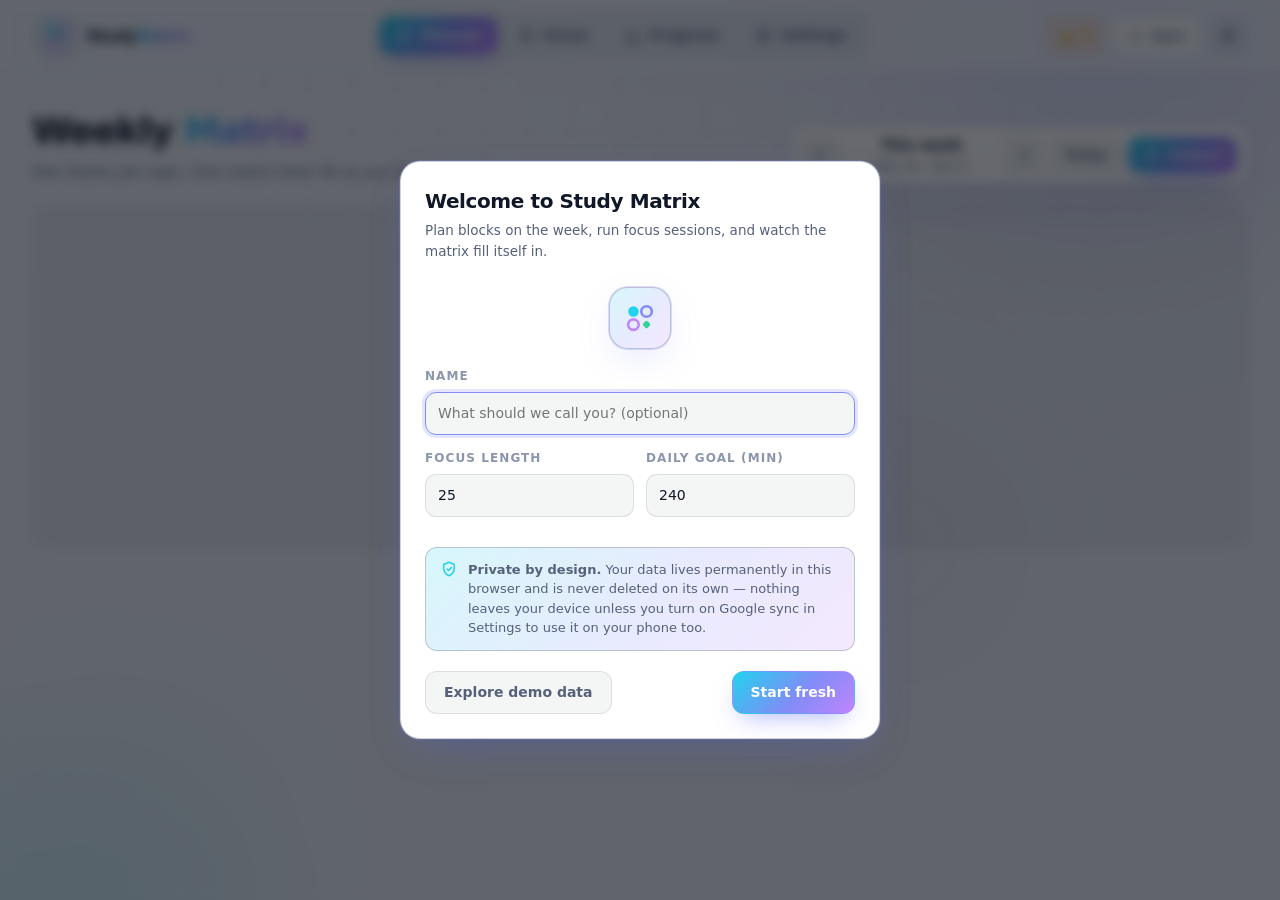
<file: index.html>
<!doctype html>
<html lang="en" data-theme="dark">
<head>
  <meta charset="utf-8">
  <meta name="viewport" content="width=device-width, initial-scale=1">
  <meta name="theme-color" content="#070b14">
  <meta name="color-scheme" content="dark light">
  <title>Study Matrix — Plan · Focus · Achieve</title>
  <link rel="icon" href="data:image/svg+xml,%3Csvg xmlns='http://www.w3.org/2000/svg' viewBox='0 0 32 32'%3E%3Crect width='32' height='32' rx='8' fill='%230b1220'/%3E%3Ccircle cx='11' cy='11' r='4' fill='%2322d3ee'/%3E%3Ccircle cx='21' cy='11' r='4' fill='none' stroke='%23818cf8' stroke-width='2'/%3E%3Ccircle cx='11' cy='21' r='4' fill='none' stroke='%23c084fc' stroke-width='2'/%3E%3Crect x='18.5' y='18.5' width='5' height='5' rx='1.5' fill='%2334d399' transform='rotate(45 21 21)'/%3E%3C/svg%3E">
  <link rel="stylesheet" href="styles.css">
</head>
<body>
  <div class="bg-scene" aria-hidden="true">
    <div class="orb orb-a"></div>
    <div class="orb orb-b"></div>
    <div class="orb orb-c"></div>
    <div class="bg-grid"></div>
  </div>

  <header class="topbar">
    <button class="brand" data-goto="planner" aria-label="Study Matrix home">
      <span class="brand-mark" aria-hidden="true">
        <svg viewBox="0 0 32 32" width="30" height="30">
          <circle cx="11" cy="11" r="4" fill="#22d3ee"/>
          <circle cx="21" cy="11" r="4" fill="none" stroke="#818cf8" stroke-width="2"/>
          <circle cx="11" cy="21" r="4" fill="none" stroke="#c084fc" stroke-width="2"/>
          <rect x="18.6" y="18.6" width="4.8" height="4.8" rx="1.4" fill="#34d399" transform="rotate(45 21 21)"/>
        </svg>
      </span>
      <span class="brand-text">Study<em>Matrix</em></span>
    </button>

    <nav class="mainnav" aria-label="Main">
      <button class="nav-pill is-active" data-goto="planner">
        <svg viewBox="0 0 24 24" class="ic"><path d="M4 5h16M4 12h16M4 19h10" fill="none" stroke="currentColor" stroke-width="2" stroke-linecap="round"/></svg>
        <span>Planner</span>
      </button>
      <button class="nav-pill" data-goto="focus">
        <svg viewBox="0 0 24 24" class="ic"><circle cx="12" cy="13" r="8" fill="none" stroke="currentColor" stroke-width="2"/><path d="M12 9v4l2.5 2.5M9 2h6" fill="none" stroke="currentColor" stroke-width="2" stroke-linecap="round"/></svg>
        <span>Focus</span>
      </button>
      <button class="nav-pill" data-goto="progress">
        <svg viewBox="0 0 24 24" class="ic"><path d="M4 20V10M10 20V4M16 20v-8M22 20H2" fill="none" stroke="currentColor" stroke-width="2" stroke-linecap="round"/></svg>
        <span>Progress</span>
      </button>
      <button class="nav-pill" data-goto="settings">
        <svg viewBox="0 0 24 24" class="ic"><circle cx="12" cy="12" r="3.2" fill="none" stroke="currentColor" stroke-width="2"/><path d="M19 12a7 7 0 0 0-.14-1.4l2-1.55-2-3.46-2.35.95a7 7 0 0 0-2.42-1.4L13.7 2.6h-3.4l-.39 2.54a7 7 0 0 0-2.42 1.4l-2.35-.95-2 3.46 2 1.55A7 7 0 0 0 5 12c0 .48.05.94.14 1.4l-2 1.55 2 3.46 2.35-.95a7 7 0 0 0 2.42 1.4l.39 2.54h3.4l.39-2.54a7 7 0 0 0 2.42-1.4l2.35.95 2-3.46-2-1.55c.09-.46.14-.92.14-1.4Z" fill="none" stroke="currentColor" stroke-width="1.6"/></svg>
        <span>Settings</span>
      </button>
    </nav>

    <div class="top-actions">
      <button class="timer-chip" id="timer-chip" hidden data-goto="focus" aria-label="Timer running — go to Focus">
        <span class="chip-dot" aria-hidden="true"></span>
        <span id="timer-chip-text">25:00</span>
      </button>
      <div class="streak-chip" id="nav-streak" title="Current study streak">
        <svg viewBox="0 0 24 24" class="ic flame" aria-hidden="true"><path d="M12 22c4.4 0 7-2.8 7-6.5 0-2.4-1.2-4.2-2.4-5.7-.5 1-1.1 1.7-2 2.2.3-2.6-.9-6.1-4.1-8 .2 2.3-.6 3.9-1.9 5.4C7.3 10.9 5 13 5 16 5 19.9 7.6 22 12 22Z" fill="currentColor"/><path d="M12 22c-2 0-3.4-1.3-3.4-3.2 0-1.4.8-2.4 1.7-3.3.5.7 1 1.1 1.7 1.4.2-1.4-.3-2.9-1.5-4.1 2.5.6 4.9 2.9 4.9 6 0 1.9-1.4 3.2-3.4 3.2Z" fill="rgba(0,0,0,.28)"/></svg>
        <span id="nav-streak-num">0</span>
      </div>
      <button class="sync-chip" id="sync-chip" aria-label="Sign in to sync your data">
        <svg viewBox="0 0 24 24" class="ic" aria-hidden="true"><path d="M7 18.5h9.8a4 4 0 0 0 .6-7.95A5.5 5.5 0 0 0 6.3 8.9 4.6 4.6 0 0 0 7 18.5Z" fill="none" stroke="currentColor" stroke-width="1.8" stroke-linejoin="round"/></svg>
        <img class="sync-avatar" id="sync-avatar" alt="" hidden>
        <span id="sync-chip-text">Sync</span>
      </button>
      <button class="icon-btn" id="theme-toggle" aria-label="Toggle theme">
        <svg viewBox="0 0 24 24" class="ic ic-moon"><path d="M20.4 14.2A8.5 8.5 0 0 1 9.8 3.6 8.5 8.5 0 1 0 20.4 14.2Z" fill="none" stroke="currentColor" stroke-width="2" stroke-linejoin="round"/></svg>
        <svg viewBox="0 0 24 24" class="ic ic-sun"><circle cx="12" cy="12" r="4.4" fill="none" stroke="currentColor" stroke-width="2"/><path d="M12 2.5v2.4M12 19.1v2.4M2.5 12h2.4M19.1 12h2.4M5 5l1.7 1.7M17.3 17.3 19 19M19 5l-1.7 1.7M6.7 17.3 5 19" stroke="currentColor" stroke-width="2" stroke-linecap="round"/></svg>
      </button>
    </div>
  </header>

  <main id="main">
    <!-- ============ PLANNER ============ -->
    <section class="view is-active" id="view-planner" aria-labelledby="planner-title">
      <div class="view-head">
        <div>
          <h1 class="view-title" id="planner-title">Weekly <span class="grad-text">Matrix</span></h1>
          <p class="view-sub" id="planner-sub">Plan blocks per topic, then watch them fill as you focus.</p>
        </div>
        <div class="week-switch card">
          <button class="icon-btn" id="week-prev" aria-label="Previous week"><svg viewBox="0 0 24 24" class="ic"><path d="M14.5 5.5 8 12l6.5 6.5" fill="none" stroke="currentColor" stroke-width="2.4" stroke-linecap="round" stroke-linejoin="round"/></svg></button>
          <div class="week-label">
            <strong id="week-label">This week</strong>
            <span id="week-range">—</span>
          </div>
          <button class="icon-btn" id="week-next" aria-label="Next week"><svg viewBox="0 0 24 24" class="ic"><path d="M9.5 5.5 16 12l-6.5 6.5" fill="none" stroke="currentColor" stroke-width="2.4" stroke-linecap="round" stroke-linejoin="round"/></svg></button>
          <button class="btn btn-ghost btn-sm" id="week-today">Today</button>
          <button class="btn btn-primary btn-sm" id="add-subject">
            <svg viewBox="0 0 24 24" class="ic"><path d="M12 5v14M5 12h14" fill="none" stroke="currentColor" stroke-width="2.4" stroke-linecap="round"/></svg>
            Subject
          </button>
        </div>
      </div>
      <div id="planner-root"></div>
    </section>

    <!-- ============ FOCUS ============ -->
    <section class="view" id="view-focus" aria-labelledby="focus-title">
      <div class="focus-layout">
        <div class="focus-stage card" id="focus-stage">
          <div class="focus-toprow">
            <h1 class="view-title sr-only" id="focus-title">Focus</h1>
            <div class="phase-pill" id="phase-pill"><span class="phase-dot" aria-hidden="true"></span><span id="phase-label">Focus</span></div>
            <div class="cycle-dots" id="cycle-dots" aria-label="Cycle progress"></div>
          </div>

          <div class="ring-wrap">
            <svg class="ring" viewBox="0 0 320 320" aria-hidden="true">
              <defs>
                <linearGradient id="ringGrad" x1="0%" y1="0%" x2="100%" y2="100%">
                  <stop offset="0%" stop-color="#22d3ee"/>
                  <stop offset="55%" stop-color="#818cf8"/>
                  <stop offset="100%" stop-color="#c084fc"/>
                </linearGradient>
                <linearGradient id="ringGradRest" x1="0%" y1="0%" x2="100%" y2="100%">
                  <stop offset="0%" stop-color="#34d399"/>
                  <stop offset="100%" stop-color="#22d3ee"/>
                </linearGradient>
              </defs>
              <circle class="ring-track" cx="160" cy="160" r="140"/>
              <circle class="ring-value" id="ring-value" cx="160" cy="160" r="140"/>
            </svg>
            <div class="ring-center">
              <div class="ring-time" id="ring-time">25:00</div>
              <div class="ring-status" id="ring-status">Ready when you are</div>
            </div>
          </div>

          <div class="focus-controls">
            <button class="btn btn-ghost" id="btn-reset">
              <svg viewBox="0 0 24 24" class="ic"><path d="M4 10a8 8 0 1 1 1.7 6.2M4 10V4m0 6h6" fill="none" stroke="currentColor" stroke-width="2" stroke-linecap="round" stroke-linejoin="round"/></svg>
              Reset
            </button>
            <button class="btn btn-primary btn-xl" id="btn-main">
              <svg viewBox="0 0 24 24" class="ic ic-play"><path d="M7 4.8v14.4L19 12Z" fill="currentColor"/></svg>
              <svg viewBox="0 0 24 24" class="ic ic-pause"><path d="M7 4h3.6v16H7zM13.4 4H17v16h-3.6z" fill="currentColor"/></svg>
              <span id="btn-main-text">Start</span>
            </button>
            <button class="btn btn-ghost" id="btn-skip-rest" hidden>
              Skip rest
              <svg viewBox="0 0 24 24" class="ic"><path d="M5 5l9 7-9 7V5ZM16 5h3v14h-3z" fill="currentColor"/></svg>
            </button>
          </div>
        </div>

        <aside class="focus-side">
          <div class="card side-card">
            <label class="field-label" for="topic-select">Studying now</label>
            <select id="topic-select" class="select"></select>
            <div class="side-topic-meta" id="topic-meta">Pick a topic to tie this session to it.</div>
          </div>
          <div class="card side-card">
            <div class="side-stats" id="focus-side-stats"></div>
          </div>
          <div class="card side-card hint-card">
            <div class="hint-title">Shortcuts</div>
            <ul class="hints">
              <li><kbd>Space</kbd> start / pause</li>
            </ul>
          </div>
        </aside>
      </div>
    </section>

    <!-- ============ PROGRESS ============ -->
    <section class="view" id="view-progress" aria-labelledby="progress-title">
      <div class="view-head">
        <div>
          <h1 class="view-title" id="progress-title">Your <span class="grad-text">Progress</span></h1>
          <p class="view-sub">An honest record of time spent — no manual entry.</p>
        </div>
      </div>
      <div id="progress-root"></div>
    </section>

    <!-- ============ SETTINGS ============ -->
    <section class="view" id="view-settings" aria-labelledby="settings-title">
      <div class="view-head">
        <div>
          <h1 class="view-title" id="settings-title">Settings</h1>
          <p class="view-sub">Stored in this browser — sign in below to sync with your other devices.</p>
        </div>
      </div>
      <div id="settings-root"></div>
    </section>
  </main>

  <div id="toast-root" aria-live="polite"></div>
  <div id="modal-root"></div>
  <input type="file" id="import-file" accept="application/json,.json" hidden>

  <script type="module" src="js/main.js"></script>
</body>
</html>
</file>
<file: styles.css>
/* ============================================================
   Study Matrix — design system
   Dark glass by default, light theme via [data-theme="light"]
   ============================================================ */

:root {
  --bg: #070b14;
  --bg-soft: #0b1120;
  --panel: linear-gradient(180deg, rgba(255,255,255,.055), rgba(255,255,255,.018));
  --panel-solid: #0e1526;
  --panel-2: rgba(255,255,255,.04);
  --border: rgba(255,255,255,.09);
  --border-strong: rgba(255,255,255,.16);
  --text: #e8eefb;
  --text-dim: #93a0b8;
  --text-faint: #5d6879;
  --accent: #22d3ee;
  --accent-2: #818cf8;
  --accent-3: #c084fc;
  --grad: linear-gradient(135deg, #22d3ee, #818cf8 55%, #c084fc);
  --grad-soft: linear-gradient(135deg, rgba(34,211,238,.18), rgba(129,140,248,.18) 55%, rgba(192,132,252,.18));
  --green: #34d399;
  --amber: #fbbf24;
  --rose: #fb7185;
  --radius: 18px;
  --radius-sm: 12px;
  --shadow: 0 18px 50px -18px rgba(0,0,0,.65);
  --shadow-glow: 0 0 0 1px rgba(129,140,248,.25), 0 14px 44px -12px rgba(129,140,248,.35);
  --font: ui-sans-serif, system-ui, -apple-system, "Segoe UI", Roboto, "Helvetica Neue", Arial, sans-serif;
  --mono: ui-monospace, "SF Mono", "Cascadia Code", Consolas, monospace;
}

[data-theme="light"] {
  --bg: #eef1f8;
  --bg-soft: #e6eaf4;
  --panel: linear-gradient(180deg, rgba(255,255,255,.92), rgba(255,255,255,.78));
  --panel-solid: #ffffff;
  --panel-2: rgba(15,23,42,.045);
  --border: rgba(15,23,42,.1);
  --border-strong: rgba(15,23,42,.2);
  --text: #101828;
  --text-dim: #55617a;
  --text-faint: #8b95ab;
  --shadow: 0 18px 44px -20px rgba(30,41,82,.35);
  --shadow-glow: 0 0 0 1px rgba(129,140,248,.3), 0 14px 40px -14px rgba(129,140,248,.4);
}

* { box-sizing: border-box; }
html { height: 100%; -webkit-tap-highlight-color: transparent; }

[hidden] { display: none !important; }

body {
  margin: 0;
  min-height: 100%;
  font-family: var(--font);
  background: var(--bg);
  color: var(--text);
  line-height: 1.5;
  -webkit-font-smoothing: antialiased;
  overflow-x: hidden;
}

/* Ambient background */
.bg-scene { position: fixed; inset: 0; z-index: -1; overflow: hidden; background:
  radial-gradient(1200px 700px at 85% -10%, rgba(129,140,248,.14), transparent 60%),
  radial-gradient(900px 600px at -10% 110%, rgba(34,211,238,.12), transparent 55%),
  var(--bg);
}
.orb { position: absolute; border-radius: 50%; filter: blur(90px); opacity: .5; animation: drift 26s ease-in-out infinite alternate; }
.orb-a { width: 520px; height: 520px; top: -180px; right: -80px; background: radial-gradient(circle, rgba(129,140,248,.5), transparent 65%); }
.orb-b { width: 460px; height: 460px; bottom: -200px; left: -120px; background: radial-gradient(circle, rgba(34,211,238,.45), transparent 65%); animation-delay: -8s; }
.orb-c { width: 380px; height: 380px; top: 40%; left: 55%; background: radial-gradient(circle, rgba(192,132,252,.32), transparent 65%); animation-delay: -16s; }
[data-theme="light"] .orb { opacity: .35; }
@keyframes drift { from { transform: translate3d(0,0,0) scale(1); } to { transform: translate3d(40px, 30px, 0) scale(1.08); } }

.bg-grid { position: absolute; inset: 0; background-image:
  linear-gradient(rgba(255,255,255,.028) 1px, transparent 1px),
  linear-gradient(90deg, rgba(255,255,255,.028) 1px, transparent 1px);
  background-size: 44px 44px;
  mask-image: radial-gradient(ellipse 90% 70% at 50% 0%, #000 30%, transparent 75%);
}
[data-theme="light"] .bg-grid { background-image:
  linear-gradient(rgba(15,23,42,.05) 1px, transparent 1px),
  linear-gradient(90deg, rgba(15,23,42,.05) 1px, transparent 1px); }

::selection { background: rgba(129,140,248,.4); }

/* Scrollbars */
::-webkit-scrollbar { width: 10px; height: 10px; }
::-webkit-scrollbar-thumb { background: rgba(140,150,180,.28); border-radius: 8px; border: 2px solid transparent; background-clip: content-box; }
::-webkit-scrollbar-track { background: transparent; }

:focus-visible { outline: 2px solid var(--accent-2); outline-offset: 2px; border-radius: 6px; }

.sr-only { position: absolute; width: 1px; height: 1px; margin: -1px; padding: 0; overflow: hidden; clip: rect(0 0 0 0); white-space: nowrap; border: 0; }

/* ============ Top bar ============ */
.topbar {
  position: sticky; top: 0; z-index: 50;
  display: flex; align-items: center; gap: 18px;
  padding: 12px clamp(14px, 3vw, 32px);
  background: color-mix(in srgb, var(--bg) 72%, transparent);
  backdrop-filter: blur(18px) saturate(1.4);
  -webkit-backdrop-filter: blur(18px) saturate(1.4);
  border-bottom: 1px solid var(--border);
}

.brand { display: flex; align-items: center; gap: 10px; background: none; border: 0; cursor: pointer; color: var(--text); padding: 4px 6px; border-radius: 10px; }
.brand-mark { display: grid; place-items: center; width: 38px; height: 38px; border-radius: 12px; background: var(--grad-soft); border: 1px solid var(--border-strong); box-shadow: var(--shadow-glow); }
.brand-text { font-size: 19px; font-weight: 800; letter-spacing: -.02em; }
.brand-text em { font-style: normal; background: var(--grad); -webkit-background-clip: text; background-clip: text; color: transparent; }

.mainnav { display: flex; gap: 4px; margin-inline: auto; background: var(--panel-2); border: 1px solid var(--border); padding: 4px; border-radius: 14px; }
.nav-pill {
  display: flex; align-items: center; gap: 8px;
  padding: 8px 16px; border-radius: 10px; border: 0; cursor: pointer;
  background: transparent; color: var(--text-dim);
  font: inherit; font-size: 14px; font-weight: 600;
  transition: color .18s, background .18s, box-shadow .18s;
}
.nav-pill:hover { color: var(--text); }
.nav-pill.is-active { color: #fff; background: var(--grad); box-shadow: 0 8px 22px -8px rgba(129,140,248,.7); }
[data-theme="light"] .nav-pill.is-active { color: #fff; }
.nav-pill .ic { width: 17px; height: 17px; }

.top-actions { display: flex; align-items: center; gap: 10px; }

.icon-btn {
  display: grid; place-items: center; width: 38px; height: 38px;
  border-radius: 11px; border: 1px solid var(--border);
  background: var(--panel-2); color: var(--text-dim); cursor: pointer;
  transition: color .15s, border-color .15s, transform .15s;
}
.icon-btn:hover { color: var(--text); border-color: var(--border-strong); transform: translateY(-1px); }
.icon-btn .ic { width: 19px; height: 19px; }

#theme-toggle .ic-sun { display: none; }
[data-theme="light"] #theme-toggle .ic-sun { display: block; }
[data-theme="light"] #theme-toggle .ic-moon { display: none; }

.streak-chip {
  display: flex; align-items: center; gap: 6px;
  padding: 7px 12px; border-radius: 11px;
  background: rgba(251,146,60,.12); border: 1px solid rgba(251,146,60,.35);
  color: var(--amber); font-weight: 800; font-size: 14px;
}
.streak-chip .flame { width: 16px; height: 16px; }

.timer-chip {
  display: flex; align-items: center; gap: 8px;
  padding: 7px 13px; border-radius: 11px; cursor: pointer;
  background: var(--grad-soft); border: 1px solid var(--border-strong);
  color: var(--text); font: inherit; font-weight: 700; font-size: 14px; font-variant-numeric: tabular-nums;
}
.timer-chip .chip-dot { width: 8px; height: 8px; border-radius: 50%; background: var(--green); animation: pulse 1.4s ease-in-out infinite; }
@keyframes pulse { 0%,100% { box-shadow: 0 0 0 0 rgba(52,211,153,.6); } 55% { box-shadow: 0 0 0 7px rgba(52,211,153,0); } }

.sync-chip {
  display: flex; align-items: center; gap: 7px;
  padding: 7px 13px; border-radius: 11px; cursor: pointer;
  background: var(--panel); border: 1px solid var(--border);
  color: var(--text-dim); font: inherit; font-weight: 700; font-size: 13px;
  transition: border-color .2s, color .2s;
}
.sync-chip .ic { width: 16px; height: 16px; }
.sync-chip:hover { border-color: var(--border-strong); color: var(--text); }
.sync-chip.is-on { color: var(--text); border-color: var(--border-strong); background: var(--grad-soft); }
.sync-chip .sync-avatar { width: 20px; height: 20px; border-radius: 50%; object-fit: cover; }

.btn-google {
  display: inline-flex; align-items: center; gap: 9px;
  background: #fff; color: #1f2937; border: 1px solid #d1d5db;
  font-weight: 700; font-size: 14px; padding: 9px 16px; border-radius: 11px;
}
.btn-google .ic { width: 18px; height: 18px; }
.btn-google:hover { background: #f8fafc; }

/* ============ Layout ============ */
main { padding: clamp(16px, 3vw, 32px); max-width: 1280px; margin: 0 auto; }

.view { display: none; animation: viewIn .38s cubic-bezier(.2,.8,.25,1); }
.view.is-active { display: block; }
@keyframes viewIn { from { opacity: 0; transform: translateY(14px); } to { opacity: 1; transform: none; } }

.view-head { display: flex; align-items: flex-end; justify-content: space-between; gap: 18px; flex-wrap: wrap; margin-bottom: 22px; }
.view-title { margin: 0; font-size: clamp(26px, 3.4vw, 36px); font-weight: 850; letter-spacing: -.03em; }
.view-sub { margin: 4px 0 0; color: var(--text-dim); font-size: 14.5px; }
.grad-text { background: var(--grad); -webkit-background-clip: text; background-clip: text; color: transparent; }

.card {
  background: var(--panel);
  border: 1px solid var(--border);
  border-radius: var(--radius);
  box-shadow: var(--shadow);
  backdrop-filter: blur(14px);
  -webkit-backdrop-filter: blur(14px);
}

/* ============ Buttons / inputs ============ */
.btn {
  display: inline-flex; align-items: center; justify-content: center; gap: 8px;
  font: inherit; font-weight: 700; font-size: 14px;
  padding: 10px 18px; border-radius: 12px; cursor: pointer;
  border: 1px solid transparent; color: var(--text);
  transition: transform .15s, box-shadow .15s, filter .15s, background .15s;
}
.btn:active { transform: translateY(1px) scale(.99); }
.btn .ic { width: 17px; height: 17px; }

.btn-primary { background: var(--grad); color: #fff; box-shadow: 0 10px 26px -10px rgba(129,140,248,.75); }
.btn-primary:hover { filter: brightness(1.08); box-shadow: 0 14px 32px -10px rgba(129,140,248,.85); transform: translateY(-1px); }
.btn-primary:disabled { filter: grayscale(.6) brightness(.7); cursor: not-allowed; transform: none; box-shadow: none; }

.btn-ghost { background: var(--panel-2); border-color: var(--border); color: var(--text-dim); }
.btn-ghost:hover { color: var(--text); border-color: var(--border-strong); }

.btn-danger { background: rgba(251,113,133,.14); border-color: rgba(251,113,133,.4); color: var(--rose); }
.btn-danger:hover { background: rgba(251,113,133,.24); }

.btn-sm { padding: 7px 13px; font-size: 13px; border-radius: 10px; }
.btn-xl { padding: 16px 34px; font-size: 17px; border-radius: 16px; gap: 10px; }
.btn-xl .ic { width: 20px; height: 20px; }

.btn .ic-pause, .btn.is-running .ic-play { display: none; }
.btn.is-running .ic-pause { display: block; }

.select, .input {
  width: 100%; font: inherit; font-size: 14px; color: var(--text);
  background: var(--panel-2); border: 1px solid var(--border);
  border-radius: 11px; padding: 10px 12px; outline: none;
  transition: border-color .15s, box-shadow .15s;
}
.select:focus, .input:focus { border-color: var(--accent-2); box-shadow: 0 0 0 3px rgba(129,140,248,.22); }
.select option, .select optgroup { background: var(--panel-solid); color: var(--text); }

.field-label { display: block; font-size: 12px; font-weight: 800; letter-spacing: .09em; text-transform: uppercase; color: var(--text-faint); margin-bottom: 7px; }
.field { margin-bottom: 14px; }
.field-row { display: flex; gap: 12px; }
.field-row .field { flex: 1; }

input[type="checkbox"].switch { position: absolute; opacity: 0; pointer-events: none; }
.switch-track { display: inline-flex; align-items: center; gap: 10px; cursor: pointer; user-select: none; }
.switch-track::before { content: ""; width: 42px; height: 24px; border-radius: 999px; background: var(--panel-2); border: 1px solid var(--border-strong); transition: background .18s; flex: none; }
.switch-track::after { content: ""; position: absolute; width: 18px; height: 18px; border-radius: 50%; background: var(--text-dim); transition: transform .18s, background .18s; transform: translateX(3px); }
.switch-track { position: relative; }
.switch:checked + .switch-track::before { background: var(--grad); border-color: transparent; }
.switch:checked + .switch-track::after { transform: translateX(21px); background: #fff; }

.color-dots { display: flex; gap: 9px; flex-wrap: wrap; }
.color-dot-pick { width: 30px; height: 30px; border-radius: 50%; cursor: pointer; border: 2px solid transparent; padding: 0; background: none; position: relative; transition: transform .12s; }
.color-dot-pick::after { content: ""; position: absolute; inset: 3px; border-radius: 50%; background: var(--c); }
.color-dot-pick:hover { transform: scale(1.12); }
.color-dot-pick.is-picked { border-color: var(--text); }

kbd {
  font: 600 11px/1 var(--mono); color: var(--text-dim);
  background: var(--panel-2); border: 1px solid var(--border-strong);
  border-bottom-width: 2px; border-radius: 6px; padding: 3px 6px;
}

/* ============ Planner ============ */
.week-switch { display: flex; align-items: center; gap: 8px; padding: 8px 10px; border-radius: 16px; flex-wrap: wrap; }
.week-label { display: flex; flex-direction: column; align-items: center; min-width: 150px; }
.week-label strong { font-size: 14.5px; }
.week-label span { font-size: 12px; color: var(--text-dim); font-variant-numeric: tabular-nums; }

.matrix-scroll { overflow-x: auto; border-radius: var(--radius); border: 1px solid var(--border); background: var(--panel); box-shadow: var(--shadow); backdrop-filter: blur(14px); }

table.matrix { border-collapse: separate; border-spacing: 0; width: 100%; min-width: 860px; }
.matrix th, .matrix td { padding: 10px 12px; border-bottom: 1px solid var(--border); text-align: left; vertical-align: middle; }
.matrix thead th {
  position: sticky; top: 0; z-index: 3;
  background: color-mix(in srgb, var(--panel-solid) 88%, transparent);
  backdrop-filter: blur(10px);
  font-size: 12px; color: var(--text-dim); text-transform: uppercase; letter-spacing: .07em;
  border-bottom: 1px solid var(--border-strong);
}
.matrix thead th .daynum { display: block; font-size: 19px; font-weight: 850; color: var(--text); letter-spacing: -.02em; margin-top: 2px; }
.matrix thead th.is-today .daynum { color: transparent; background: var(--grad); -webkit-background-clip: text; background-clip: text; }
.matrix thead th.is-today { box-shadow: inset 0 -2px 0 var(--accent-2); }

.matrix .corner-col, .matrix .topic-col { position: sticky; left: 0; z-index: 2; background: var(--panel-solid); min-width: 230px; max-width: 230px; }
.matrix thead .corner-col { z-index: 4; }
.matrix tbody tr:hover .topic-col { background: color-mix(in srgb, var(--panel-solid) 100%, transparent); }

.subject-row td {
  background: color-mix(in srgb, var(--panel-solid) 55%, transparent);
  padding: 9px 12px;
}
.subject-tag { display: inline-flex; align-items: center; gap: 9px; font-weight: 800; font-size: 13.5px; letter-spacing: .01em; }
.subject-tag .swatch { width: 11px; height: 11px; border-radius: 4px; background: var(--c); box-shadow: 0 0 12px var(--c); }
.subject-tools { float: right; display: flex; gap: 4px; }
.tool-btn { display: grid; place-items: center; width: 26px; height: 26px; border-radius: 8px; border: 0; background: transparent; color: var(--text-faint); cursor: pointer; }
.tool-btn:hover { color: var(--text); background: var(--panel-2); }
.tool-btn .ic { width: 15px; height: 15px; }

.subject-hint { display: inline-block; margin-left: 20px; font-size: 12.5px; color: var(--text-faint); font-weight: 500; }
.link-btn { border: 0; background: none; padding: 0; font: inherit; font-size: 12.5px; font-weight: 750; color: var(--accent-2); cursor: pointer; text-decoration: underline; text-underline-offset: 3px; }
.link-btn:hover { color: var(--accent); }

.topic-name { font-weight: 650; font-size: 14.5px; display: flex; align-items: center; gap: 8px; flex-wrap: wrap; }
.topic-name .est { font-size: 11.5px; font-weight: 700; color: var(--text-faint); background: var(--panel-2); border: 1px solid var(--border); padding: 2px 7px; border-radius: 999px; }
.topic-name.is-done { text-decoration: line-through; color: var(--text-faint); }
.topic-name.is-overdue:not(.is-done) { color: var(--amber); }
.overdue-tag { font-size: 10.5px; font-weight: 800; letter-spacing: .05em; text-transform: uppercase; color: var(--amber); background: rgba(251,191,36,.12); border: 1px solid rgba(251,191,36,.35); padding: 2px 7px; border-radius: 999px; }

.topic-sub { display: flex; align-items: center; gap: 8px; margin-top: 7px; flex-wrap: wrap; }

.tpbar { display: flex; align-items: center; gap: 7px; flex: 1; min-width: 70px; }
.tpbar-track { position: relative; flex: 1; height: 6px; min-width: 40px; border-radius: 999px; background: var(--panel-2); border: 1px solid var(--border); overflow: hidden; display: flex; }
.tpbar-done { height: 100%; border-radius: 999px 0 0 999px; background: linear-gradient(90deg, color-mix(in srgb, var(--c) 60%, transparent), var(--c)); box-shadow: 0 0 8px color-mix(in srgb, var(--c) 55%, transparent); transition: width .5s cubic-bezier(.2,.8,.25,1); }
.tpbar-planned { height: 100%; background: color-mix(in srgb, var(--c) 26%, transparent); border-right: 1px solid color-mix(in srgb, var(--c) 60%, transparent); transition: width .5s cubic-bezier(.2,.8,.25,1); }
.tpbar-text { font-size: 10.5px; font-weight: 750; color: var(--text-faint); font-variant-numeric: tabular-nums; white-space: nowrap; }
.tpbar.is-over .tpbar-text { color: var(--amber); }
.row-start {
  display: inline-flex; align-items: center; gap: 6px;
  font: inherit; font-size: 12px; font-weight: 750;
  color: var(--text-dim); background: var(--panel-2);
  border: 1px solid var(--border); border-radius: 9px;
  padding: 5px 10px; cursor: pointer; transition: all .15s;
}
.row-start:hover { color: #fff; background: var(--grad); border-color: transparent; box-shadow: 0 6px 18px -8px rgba(129,140,248,.8); }
.row-start .ic { width: 13px; height: 13px; }

.cell { cursor: pointer; border-radius: 10px; transition: background .12s; min-width: 96px; }
.cell:hover { background: var(--panel-2); }
.dots { display: flex; flex-wrap: wrap; gap: 5px; align-items: center; min-height: 18px; max-width: 120px; }

.dot { width: 11px; height: 11px; border-radius: 50%; border: 2px solid var(--c, var(--accent-2)); transition: transform .18s; }
.dot.is-planned { background: transparent; opacity: .75; }
.dot.is-done { background: var(--c, var(--accent-2)); border-color: transparent; box-shadow: 0 0 8px color-mix(in srgb, var(--c, #818cf8) 70%, transparent); }
.dot.is-over { border-radius: 3px; background: var(--c, var(--accent-2)); border-color: transparent; transform: rotate(45deg) scale(.92); box-shadow: 0 0 8px color-mix(in srgb, var(--c, #818cf8) 70%, transparent); }
.dot.pop { animation: dotPop .5s cubic-bezier(.2,1.6,.4,1); }
@keyframes dotPop { 0% { transform: scale(.2); } 60% { transform: scale(1.45); } 100% { transform: scale(1); } }

.cell-sum { font-size: 10.5px; color: var(--text-faint); margin-left: 2px; font-variant-numeric: tabular-nums; }

/* Block stepper popover */
.popover {
  position: fixed; z-index: 90; width: 230px;
  background: var(--panel-solid); border: 1px solid var(--border-strong);
  border-radius: 16px; box-shadow: var(--shadow), var(--shadow-glow);
  padding: 16px; animation: viewIn .2s ease;
}
.popover-title { font-weight: 800; font-size: 13.5px; margin-bottom: 2px; }
.popover-sub { font-size: 12px; color: var(--text-dim); margin-bottom: 12px; }
.stepper { display: flex; align-items: center; justify-content: space-between; gap: 10px; margin-bottom: 12px; }
.stepper button { width: 38px; height: 38px; border-radius: 11px; border: 1px solid var(--border-strong); background: var(--panel-2); color: var(--text); font-size: 20px; font-weight: 700; cursor: pointer; }
.stepper button:hover { background: var(--grad); border-color: transparent; color: #fff; }
.stepper .step-val { font-size: 26px; font-weight: 850; font-variant-numeric: tabular-nums; min-width: 46px; text-align: center; }
.popover .btn { width: 100%; }

/* Empty state */
.empty {
  border: 1.5px dashed var(--border-strong); border-radius: var(--radius);
  padding: 46px 24px; text-align: center; color: var(--text-dim);
  background: var(--panel-2);
}
.empty .empty-art { width: 74px; height: 74px; margin: 0 auto 16px; border-radius: 22px; display: grid; place-items: center; background: var(--grad-soft); border: 1px solid var(--border-strong); color: var(--accent-2); }
.empty .empty-art .ic { width: 34px; height: 34px; }
.empty h3 { margin: 0 0 6px; color: var(--text); font-size: 18px; }
.empty p { margin: 0 auto 18px; max-width: 430px; font-size: 14px; }
.empty .row { display: flex; gap: 10px; justify-content: center; flex-wrap: wrap; }

/* ============ Focus ============ */
.focus-layout { display: grid; grid-template-columns: minmax(0, 1fr) 320px; gap: 20px; align-items: start; }

.focus-stage { padding: clamp(20px, 3vw, 36px); display: flex; flex-direction: column; align-items: center; position: relative; overflow: hidden; }
.focus-stage::before { content: ""; position: absolute; inset: -40% -20% auto; height: 70%; background: radial-gradient(ellipse at center, rgba(129,140,248,.16), transparent 65%); pointer-events: none; }

.focus-toprow { display: flex; align-items: center; justify-content: space-between; width: 100%; margin-bottom: 8px; }
.phase-pill { display: inline-flex; align-items: center; gap: 8px; padding: 7px 15px; border-radius: 999px; font-weight: 800; font-size: 13px; letter-spacing: .06em; text-transform: uppercase; background: var(--grad-soft); border: 1px solid var(--border-strong); }
.phase-pill .phase-dot { width: 9px; height: 9px; border-radius: 50%; background: var(--grad); }
.phase-pill.is-rest .phase-dot { background: var(--green); }

.cycle-dots { display: flex; gap: 8px; }
.cycle-dot { width: 12px; height: 12px; border-radius: 50%; border: 2px solid var(--border-strong); transition: all .2s; }
.cycle-dot.is-on { border-color: transparent; background: var(--grad); box-shadow: 0 0 10px rgba(129,140,248,.7); }

.ring-wrap { position: relative; width: min(420px, 78vw); aspect-ratio: 1; margin: 12px 0 4px; }
.ring { width: 100%; height: 100%; transform: rotate(-90deg); }
.ring-track { fill: none; stroke: var(--panel-2); stroke-width: 14; }
.ring-value { fill: none; stroke: url(#ringGrad); stroke-width: 14; stroke-linecap: round; transition: stroke-dashoffset .35s linear; filter: drop-shadow(0 0 14px rgba(129,140,248,.55)); }
.ring-value.is-rest { stroke: url(#ringGradRest); filter: drop-shadow(0 0 14px rgba(52,211,153,.5)); }

.ring-center { position: absolute; inset: 0; display: flex; flex-direction: column; align-items: center; justify-content: center; gap: 6px; }
.ring-time { font-size: clamp(58px, 10vw, 88px); font-weight: 850; letter-spacing: -.04em; font-variant-numeric: tabular-nums; line-height: 1; }
.ring-status { color: var(--text-dim); font-size: 14.5px; font-weight: 600; }

.focus-controls { display: flex; align-items: center; gap: 14px; margin-top: 18px; flex-wrap: wrap; justify-content: center; }

.focus-side { display: flex; flex-direction: column; gap: 16px; }
.side-card { padding: 18px; }
.side-topic-meta { margin-top: 10px; font-size: 13px; color: var(--text-dim); }
.side-topic-meta strong { color: var(--text); }
.side-stats { display: grid; grid-template-columns: 1fr 1fr; gap: 12px; }
.side-stat { background: var(--panel-2); border: 1px solid var(--border); border-radius: var(--radius-sm); padding: 12px; }
.side-stat b { display: block; font-size: 21px; font-weight: 850; letter-spacing: -.02em; font-variant-numeric: tabular-nums; }
.side-stat span { font-size: 11px; text-transform: uppercase; letter-spacing: .08em; color: var(--text-faint); font-weight: 700; }

.hint-card { font-size: 13px; color: var(--text-dim); }
.hint-title { font-weight: 800; font-size: 12px; text-transform: uppercase; letter-spacing: .09em; color: var(--text-faint); margin-bottom: 8px; }
.hints { margin: 0; padding: 0; list-style: none; display: grid; gap: 7px; }
.hints li { display: flex; align-items: center; gap: 8px; }

/* ============ Progress ============ */
.progress-grid { display: grid; grid-template-columns: repeat(12, 1fr); gap: 16px; }
.pg-today { grid-column: span 5; padding: 22px; display: flex; align-items: center; gap: 22px; }
.pg-streak { grid-column: span 3; padding: 22px; display: flex; flex-direction: column; justify-content: center; align-items: flex-start; gap: 4px; position: relative; overflow: hidden; }
.pg-week { grid-column: span 4; padding: 22px; }
.pg-subjects { grid-column: span 7; padding: 22px; }
.pg-chart { grid-column: span 5; padding: 22px; }
.pg-recent { grid-column: span 12; padding: 22px; }

.goal-ring-wrap { position: relative; width: 148px; height: 148px; flex: none; }
.goal-ring-wrap svg { transform: rotate(-90deg); }
.goal-ring-track { fill: none; stroke: var(--panel-2); stroke-width: 12; }
.goal-ring-val { fill: none; stroke: url(#ringGrad); stroke-width: 12; stroke-linecap: round; transition: stroke-dashoffset .8s cubic-bezier(.2,.8,.25,1); filter: drop-shadow(0 0 10px rgba(129,140,248,.5)); }
.goal-ring-center { position: absolute; inset: 0; display: grid; place-items: center; text-align: center; }
.goal-ring-center b { font-size: 26px; font-weight: 850; letter-spacing: -.03em; }
.goal-ring-center span { font-size: 11px; color: var(--text-faint); text-transform: uppercase; letter-spacing: .08em; font-weight: 700; }

.pg-big { font-size: 40px; font-weight: 850; letter-spacing: -.04em; line-height: 1; }
.pg-label { font-size: 11px; text-transform: uppercase; letter-spacing: .09em; color: var(--text-faint); font-weight: 800; }
.pg-note { color: var(--text-dim); font-size: 13.5px; margin-top: 6px; }
.pg-flame { width: 44px; height: 44px; color: var(--amber); filter: drop-shadow(0 0 16px rgba(251,146,60,.6)); margin-bottom: 6px; }
.pg-head { display: flex; justify-content: space-between; align-items: baseline; margin-bottom: 14px; gap: 10px; }
.pg-head h2 { margin: 0; font-size: 16.5px; font-weight: 800; letter-spacing: -.01em; }
.pg-head span { color: var(--text-faint); font-size: 12.5px; }

.subj-bar-row { display: grid; grid-template-columns: 130px 1fr 62px; align-items: center; gap: 12px; padding: 7px 0; }
.subj-bar-name { display: flex; align-items: center; gap: 8px; font-size: 13.5px; font-weight: 650; overflow: hidden; text-overflow: ellipsis; white-space: nowrap; }
.subj-bar-name .swatch { width: 10px; height: 10px; border-radius: 4px; background: var(--c); box-shadow: 0 0 10px var(--c); flex: none; }
.subj-bar-track { height: 12px; border-radius: 999px; background: var(--panel-2); border: 1px solid var(--border); overflow: hidden; }
.subj-bar-val { height: 100%; border-radius: 999px; background: linear-gradient(90deg, color-mix(in srgb, var(--c) 55%, transparent), var(--c)); box-shadow: 0 0 12px color-mix(in srgb, var(--c) 60%, transparent); transition: width .7s cubic-bezier(.2,.8,.25,1); }
.subj-bar-hours { text-align: right; font-size: 13px; font-weight: 750; color: var(--text-dim); font-variant-numeric: tabular-nums; }

.week-chart { display: flex; align-items: flex-end; gap: 10px; height: 170px; padding-top: 8px; }
.wc-col { flex: 1; display: flex; flex-direction: column; align-items: center; gap: 8px; height: 100%; justify-content: flex-end; }
.wc-bar-wrap { width: 100%; max-width: 40px; height: 100%; display: flex; align-items: flex-end; border-radius: 9px; background: var(--panel-2); border: 1px solid var(--border); overflow: hidden; }
.wc-bar { width: 100%; border-radius: 8px 8px 0 0; background: var(--grad); transition: height .6s cubic-bezier(.2,.8,.25,1); min-height: 0; }
.wc-bar.is-today { background: linear-gradient(180deg, #34d399, #22d3ee); box-shadow: 0 0 16px rgba(52,211,153,.5); }
.wc-day { font-size: 11px; font-weight: 700; color: var(--text-faint); text-transform: uppercase; }
.wc-day.is-today { color: var(--green); }
.wc-val { font-size: 11px; color: var(--text-dim); font-variant-numeric: tabular-nums; }

.recent-list { display: grid; gap: 8px; }
.recent-item { display: flex; align-items: center; gap: 12px; padding: 10px 12px; border-radius: var(--radius-sm); background: var(--panel-2); border: 1px solid var(--border); font-size: 13.5px; }
.recent-item .swatch { width: 10px; height: 10px; border-radius: 4px; background: var(--c); box-shadow: 0 0 10px var(--c); flex: none; }
.recent-item .r-title { font-weight: 650; }
.recent-item .r-sub { color: var(--text-faint); font-size: 12px; margin-left: auto; font-variant-numeric: tabular-nums; white-space: nowrap; }

/* ============ Settings ============ */
.settings-grid { display: grid; grid-template-columns: 1fr 1fr; gap: 16px; align-items: start; }
.set-card { padding: 22px; }
.set-card h2 { margin: 0 0 4px; font-size: 16.5px; font-weight: 800; }
.set-card .set-sub { color: var(--text-dim); font-size: 13px; margin: 0 0 16px; }
.set-row { display: flex; align-items: center; justify-content: space-between; gap: 16px; padding: 11px 0; border-bottom: 1px solid var(--border); }
.set-row:last-child { border-bottom: 0; }
.set-row .set-name { font-weight: 650; font-size: 14px; }
.set-row .set-desc { color: var(--text-faint); font-size: 12.5px; margin-top: 2px; }
.set-row .input, .set-row .select { width: 110px; }
.seg { display: flex; background: var(--panel-2); border: 1px solid var(--border); border-radius: 11px; padding: 3px; gap: 2px; }
.seg button { border: 0; background: transparent; color: var(--text-dim); font: inherit; font-size: 13px; font-weight: 700; padding: 7px 14px; border-radius: 8px; cursor: pointer; }
.seg button.is-on { background: var(--grad); color: #fff; }
.danger-zone { border-color: rgba(251,113,133,.35); }

/* ============ Toasts ============ */
#toast-root { position: fixed; bottom: 22px; left: 50%; transform: translateX(-50%); z-index: 120; display: flex; flex-direction: column; gap: 10px; align-items: center; pointer-events: none; }
.toast {
  pointer-events: auto; display: flex; align-items: center; gap: 14px;
  background: var(--panel-solid); border: 1px solid var(--border-strong);
  border-radius: 14px; padding: 12px 16px; box-shadow: var(--shadow), var(--shadow-glow);
  font-size: 14px; font-weight: 600; animation: toastIn .25s cubic-bezier(.2,1.2,.3,1);
  position: relative; overflow: hidden;
}
.toast .toast-bar { position: absolute; left: 0; bottom: 0; height: 3px; background: var(--grad); animation: toastBar linear forwards; }
@keyframes toastIn { from { opacity: 0; transform: translateY(16px) scale(.95); } }
@keyframes toastBar { from { width: 100%; } to { width: 0%; } }
.toast button { border: 0; background: none; color: var(--accent); font: inherit; font-weight: 800; cursor: pointer; padding: 2px 6px; border-radius: 6px; }
.toast button:hover { background: var(--panel-2); }

/* ============ Modals ============ */
#modal-root:empty { display: none; }
.modal-backdrop { position: fixed; inset: 0; z-index: 100; background: rgba(4,7,14,.6); backdrop-filter: blur(6px); display: grid; place-items: center; padding: 18px; animation: fadeIn .18s ease; }
@keyframes fadeIn { from { opacity: 0; } }
.modal { width: min(480px, 100%); max-height: 88vh; overflow-y: auto; background: var(--panel-solid); border: 1px solid var(--border-strong); border-radius: 20px; box-shadow: var(--shadow), var(--shadow-glow); padding: 24px; animation: modalIn .24s cubic-bezier(.2,1.1,.3,1); }
@keyframes modalIn { from { opacity: 0; transform: translateY(18px) scale(.97); } }
.modal h2 { margin: 0 0 4px; font-size: 20px; font-weight: 850; letter-spacing: -.02em; }
.modal .modal-sub { color: var(--text-dim); font-size: 13.5px; margin: 0 0 18px; }
.modal-actions { display: flex; justify-content: flex-end; gap: 10px; margin-top: 20px; }
.modal-actions .left { margin-right: auto; }

/* Setup welcome */
.welcome-hero { text-align: center; padding: 8px 0 4px; }
.welcome-hero .brand-mark { margin: 0 auto 14px; width: 62px; height: 62px; border-radius: 19px; }
.welcome-hero .brand-mark svg { width: 42px; height: 42px; }
.privacy-note { display: flex; gap: 10px; align-items: flex-start; margin-top: 16px; padding: 12px 14px; border-radius: 12px; background: var(--grad-soft); border: 1px solid var(--border-strong); font-size: 13px; color: var(--text-dim); }
.privacy-note .ic { width: 18px; height: 18px; flex: none; color: var(--accent); }

/* Storage error banner */
.storage-banner { display: flex; align-items: center; gap: 12px; padding: 13px 16px; margin-bottom: 18px; border-radius: 14px; background: rgba(251,113,133,.1); border: 1px solid rgba(251,113,133,.4); color: var(--rose); font-size: 14px; font-weight: 600; }
.storage-banner .btn { margin-left: auto; flex: none; }

/* ============ Responsive ============ */
@media (max-width: 1020px) {
  .focus-layout { grid-template-columns: 1fr; }
  .focus-side { display: grid; grid-template-columns: 1fr 1fr; }
  .hint-card { display: none; }
  .pg-today, .pg-streak, .pg-week, .pg-subjects, .pg-chart, .pg-recent { grid-column: span 12; }
  .settings-grid { grid-template-columns: 1fr; }
}
@media (max-width: 720px) {
  .topbar { flex-wrap: wrap; gap: 10px; padding: 10px 14px; }
  .mainnav { order: 3; width: 100%; justify-content: space-between; }
  .nav-pill span { display: none; }
  .nav-pill { padding: 9px 14px; }
  .focus-side { grid-template-columns: 1fr; }
  .field-row { flex-direction: column; gap: 0; }
  .view-head { align-items: stretch; flex-direction: column; }
  .week-switch { justify-content: center; }
}

/* ============ Phones (≤560px) ============ */
@media (max-width: 560px) {
  main { padding: 14px 12px 28px; }
  .brand-text { font-size: 16px; }
  .top-actions { margin-left: auto; gap: 8px; }
  .streak-chip { padding: 6px 10px; font-size: 13px; }
  .timer-chip { font-size: 12px; padding: 6px 10px; }
  .sync-chip { padding: 6px 10px; font-size: 12px; }
  .icon-btn { width: 34px; height: 34px; }

  .view-title { font-size: 24px; }
  .view-sub { font-size: 13px; }
  .view-head { margin-bottom: 16px; }

  /* Planner: tighter, tappabler */
  .matrix { min-width: 640px; }
  .matrix th, .matrix td { padding: 8px; }
  .matrix .corner-col, .matrix .topic-col { min-width: 150px; max-width: 150px; }
  .matrix thead th { font-size: 10px; }
  .matrix thead th .daynum { font-size: 15px; }
  .cell { min-width: 66px; min-height: 44px; }
  .dots { gap: 4px; }
  .dot { width: 9px; height: 9px; }
  .topic-name { font-size: 13px; }
  .topic-sub { margin-top: 6px; gap: 6px; }
  .tpbar { min-width: 56px; gap: 5px; }
  .tpbar-text { font-size: 10px; }
  .row-start { padding: 6px 10px; font-size: 12px; }
  .subject-hint { display: block; margin: 6px 0 0 20px; }
  .week-switch { gap: 6px; padding: 6px 8px; }
  .week-label { min-width: 118px; }
  .week-label strong { font-size: 13px; }
  .week-label span { font-size: 11px; }

  /* Focus: compact stage, full-width controls */
  .focus-stage { padding: 18px 14px 22px; }
  .focus-toprow { margin-bottom: 4px; }
  .phase-pill { font-size: 11px; padding: 6px 12px; }
  .ring-wrap { width: min(320px, 82vw); margin-top: 6px; }
  .ring-time { font-size: clamp(46px, 15vw, 60px); }
  .ring-status { font-size: 13px; }
  .focus-controls { width: 100%; gap: 10px; margin-top: 14px; }
  .focus-controls .btn-ghost { flex: 1; padding: 12px 10px; font-size: 13px; }
  .btn-xl { padding: 14px 24px; font-size: 15px; flex: 1.4; }
  .side-card { padding: 14px; }

  /* Progress: stack + smaller */
  .pg-today, .pg-streak, .pg-week { padding: 18px; }
  .pg-today { flex-direction: column; text-align: center; gap: 14px; }
  .pg-big { font-size: 30px; }
  .subj-bar-row { grid-template-columns: 84px 1fr 50px; gap: 8px; }
  .subj-bar-name { font-size: 12px; }
  .week-chart { height: 130px; gap: 6px; }
  .wc-bar-wrap { max-width: 30px; }

  /* Modals & popovers fit the screen */
  .modal { padding: 18px; border-radius: 16px; }
  .popover { left: 10px !important; right: 10px; width: auto; }
  #toast-root { left: 10px; right: 10px; transform: none; }
  .toast { width: 100%; justify-content: space-between; font-size: 13px; }

  /* Settings */
  .set-card { padding: 16px; }
  .set-row { flex-wrap: wrap; }
  .set-row .input { width: 96px; }
}

@media (prefers-reduced-motion: reduce) {
  *, *::before, *::after { animation-duration: .01ms !important; transition-duration: .01ms !important; }
}
</file>
